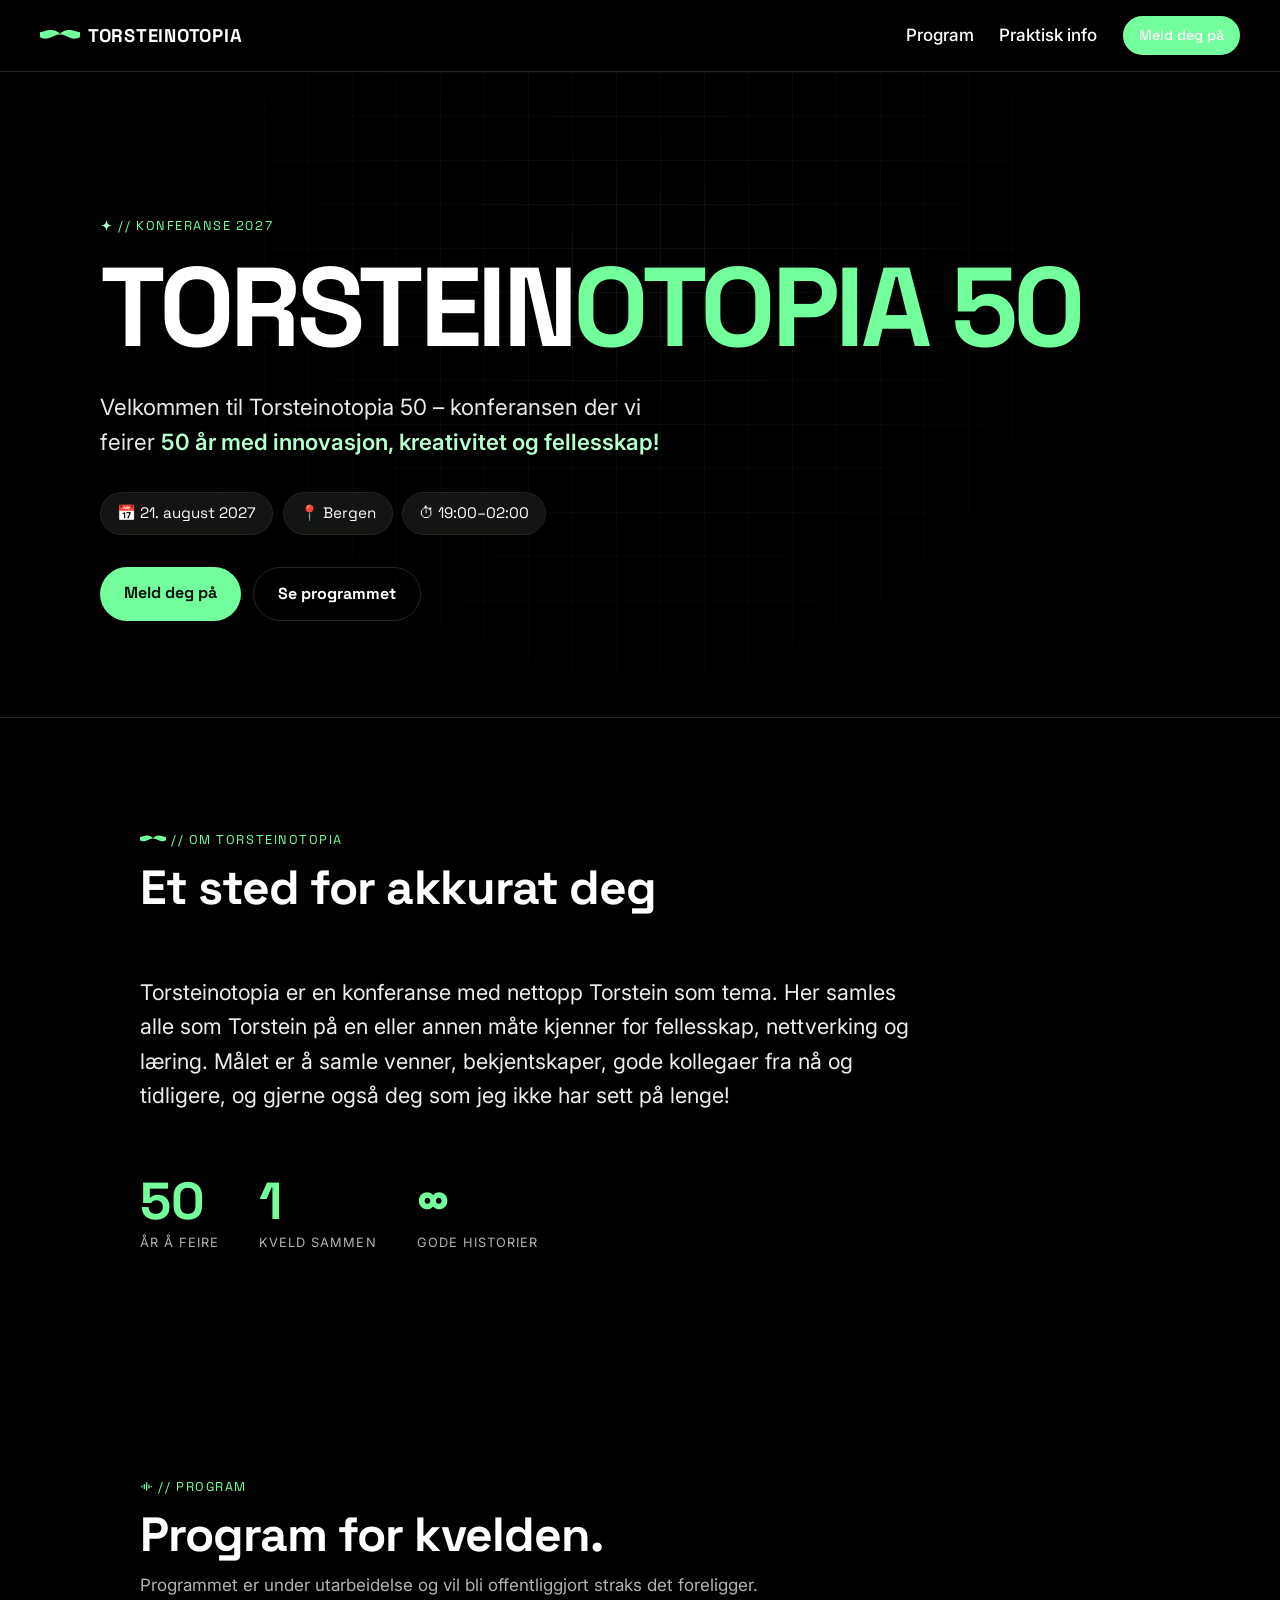
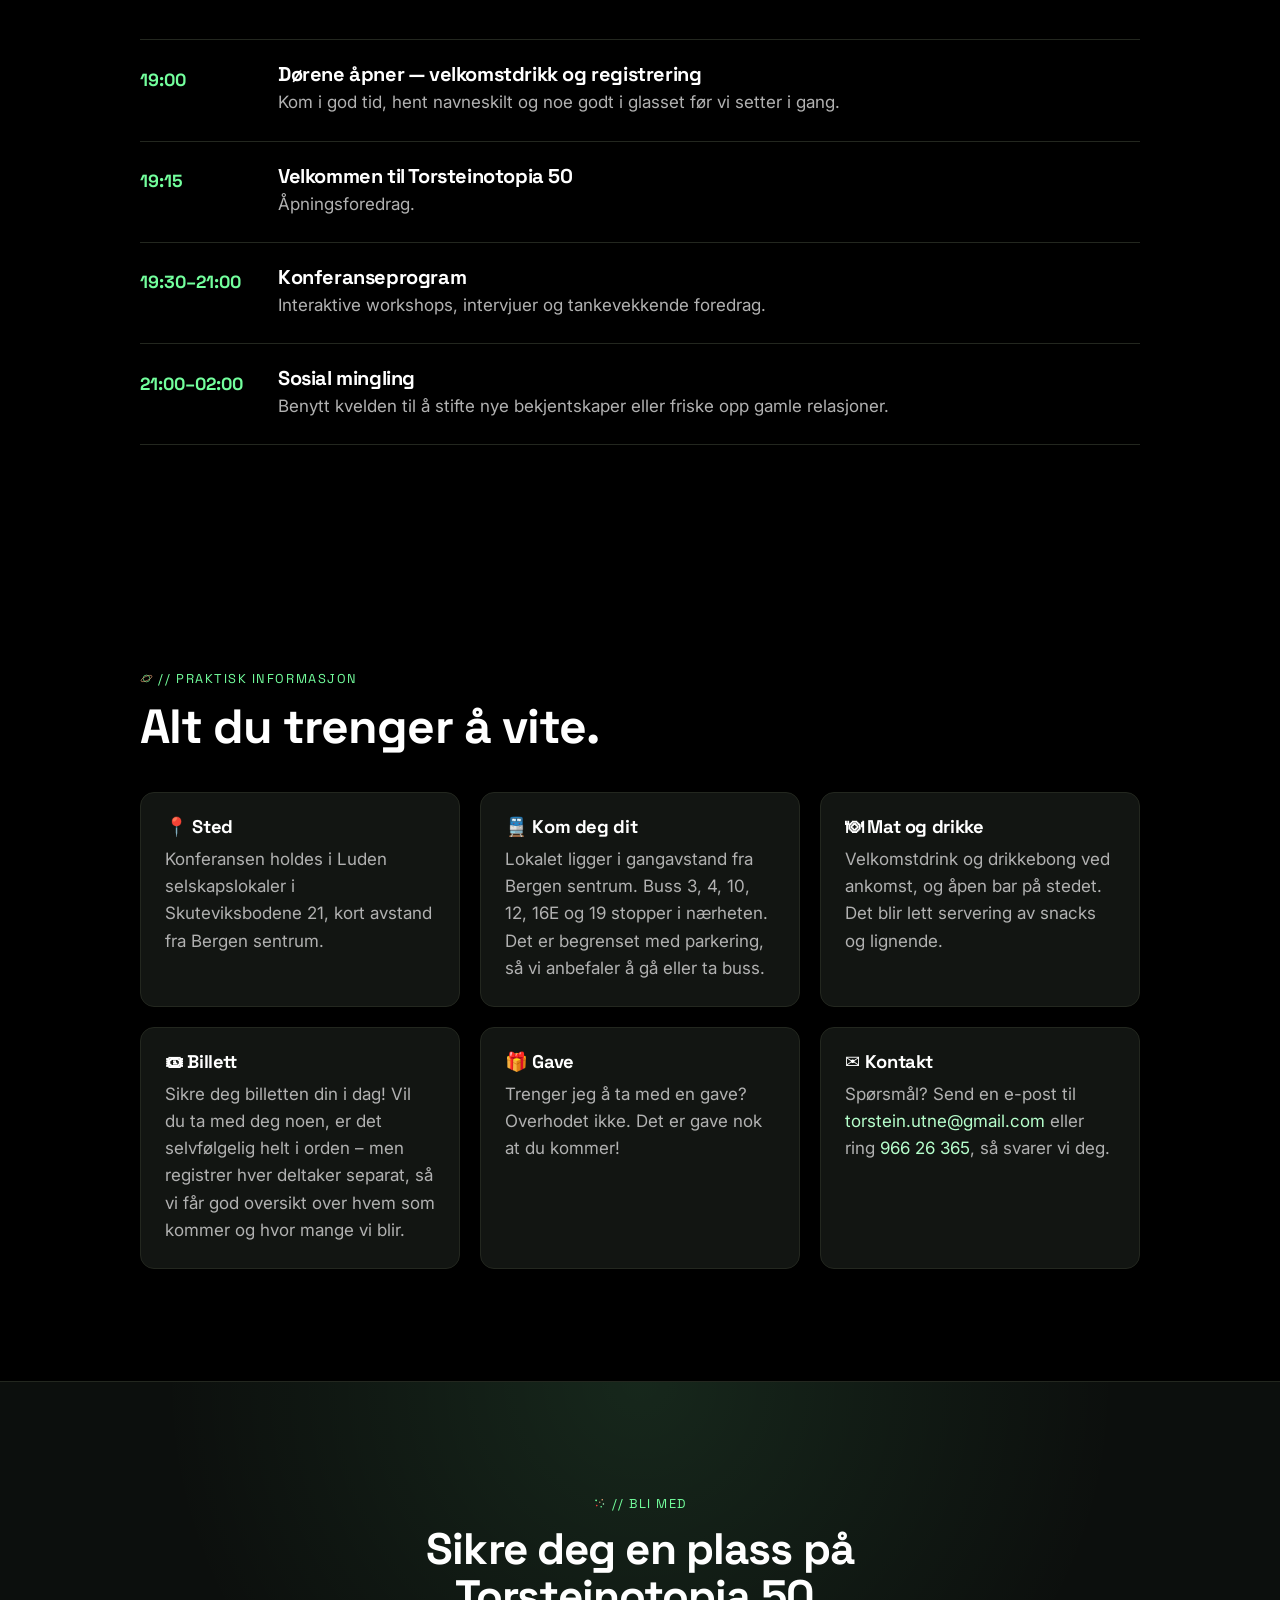
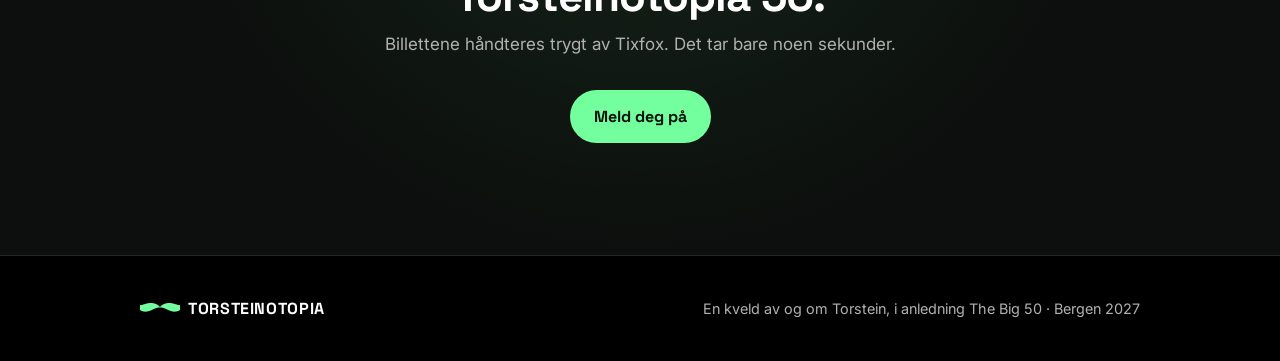
<file: index.html>
<!doctype html>
<html lang="nb">
<head>
  <meta charset="utf-8" />
  <meta name="viewport" content="width=device-width, initial-scale=1" />
  <title>Torsteinotopia 50 — en kveld av og om Torstein</title>
  <meta name="description" content="Torsteinotopia 50 – kvelden der vi feirer 50 år med innovasjon, kreativitet og fellesskap. Bli med på feiringen i Bergen 21. august 2027." />
  <link rel="icon" type="image/png" sizes="32x32" href="favicon-32.png?v=2" />
  <link rel="icon" type="image/png" sizes="16x16" href="favicon-16.png?v=2" />
  <link rel="apple-touch-icon" href="apple-touch-icon.png?v=2" />
  <link rel="preconnect" href="https://fonts.googleapis.com" />
  <link rel="preconnect" href="https://fonts.gstatic.com" crossorigin />
  <link href="https://fonts.googleapis.com/css2?family=Space+Grotesk:wght@400;500;700&family=Inter:wght@400;500;600&display=swap" rel="stylesheet" />
  <link rel="stylesheet" href="styles.css?v=4" />
</head>
<body>
  <!-- Topplinje / navigasjon -->
  <header class="topbar">
    <a class="logo" href="#forside"><img class="logo__mark" src="assets/motif-mustache.svg" alt="" />TORSTEINOTOPIA</a>
    <nav class="nav">
      <a href="#program">Program</a>
      <a href="#praktisk">Praktisk info</a>
      <a class="btn btn--small" href="pamelding.html">Meld deg på</a>
    </nav>
  </header>

  <main>
    <!-- Forside / hero -->
    <section id="forside" class="hero">
      <div class="hero__grid" aria-hidden="true"></div>
      <div class="hero__inner">
        <p class="eyebrow"><img class="eyebrow__i" src="assets/motif-sparkle.svg" alt="" />// Konferanse 2027</p>
        <h1 class="hero__title">TORSTEIN<span class="accent">OTOPIA&nbsp;50</span></h1>
        <p class="hero__tagline">
          Velkommen til Torsteinotopia 50 – konferansen der vi feirer
          <strong>50 år med innovasjon, kreativitet og fellesskap!</strong>
        </p>
        <div class="hero__meta">
          <span class="chip">📅 21. august 2027</span>
          <span class="chip">📍 Bergen</span>
          <span class="chip">⏱ 19:00–02:00</span>
        </div>
        <div class="hero__cta">
          <a class="btn" href="pamelding.html">Meld deg på</a>
          <a class="btn btn--ghost" href="#program">Se programmet</a>
        </div>
      </div>
    </section>

    <!-- Om konferansen -->
    <section id="om" class="section">
      <div class="section__head">
        <p class="eyebrow"><img class="eyebrow__i" src="assets/motif-mustache.svg" alt="" />// Om Torsteinotopia</p>
        <h2>Et sted for akkurat deg</h2>
      </div>
      <div class="about">
        <p>
          Torsteinotopia er en konferanse med nettopp Torstein som tema. Her samles alle som
          Torstein på en eller annen måte kjenner for fellesskap, nettverking og læring. Målet
          er å samle venner, bekjentskaper, gode kollegaer fra nå og tidligere, og gjerne også
          deg som jeg ikke har sett på lenge!
        </p>
        <div class="stats">
          <div class="stat"><span class="stat__num">50</span><span class="stat__label">år å feire</span></div>
          <div class="stat"><span class="stat__num">1</span><span class="stat__label">kveld sammen</span></div>
          <div class="stat"><span class="stat__num">∞</span><span class="stat__label">gode historier</span></div>
        </div>
      </div>
    </section>

    <!-- Program -->
    <section id="program" class="section">
      <div class="section__head">
        <p class="eyebrow"><img class="eyebrow__i" src="assets/motif-soundwave.svg" alt="" />// Program</p>
        <h2>Program for kvelden.</h2>
        <p class="section__sub">Programmet er under utarbeidelse og vil bli offentliggjort straks det foreligger.</p>
      </div>

      <ol class="program">
        <li class="prog">
          <span class="prog__time">19:00</span>
          <div class="prog__body">
            <h3>Dørene åpner — velkomstdrikk og registrering</h3>
            <p>Kom i god tid, hent navneskilt og noe godt i glasset før vi setter i gang.</p>
          </div>
        </li>
        <li class="prog">
          <span class="prog__time">19:15</span>
          <div class="prog__body">
            <h3>Velkommen til Torsteinotopia 50</h3>
            <p>Åpningsforedrag.</p>
          </div>
        </li>
        <li class="prog">
          <span class="prog__time">19:30–21:00</span>
          <div class="prog__body">
            <h3>Konferanseprogram</h3>
            <p>Interaktive workshops, intervjuer og tankevekkende foredrag.</p>
          </div>
        </li>
        <li class="prog">
          <span class="prog__time">21:00–02:00</span>
          <div class="prog__body">
            <h3>Sosial mingling</h3>
            <p>Benytt kvelden til å stifte nye bekjentskaper eller friske opp gamle relasjoner.</p>
          </div>
        </li>
      </ol>
    </section>

    <!-- Praktisk info -->
    <section id="praktisk" class="section">
      <div class="section__head">
        <p class="eyebrow"><img class="eyebrow__i" src="assets/motif-planet.svg" alt="" />// Praktisk informasjon</p>
        <h2>Alt du trenger å vite.</h2>
      </div>

      <div class="cards">
        <article class="card">
          <h3>📍 Sted</h3>
          <p>Konferansen holdes i Luden selskapslokaler i Skuteviksbodene 21, kort avstand fra Bergen sentrum.</p>
        </article>
        <article class="card">
          <h3>🚆 Kom deg dit</h3>
          <p>Lokalet ligger i gangavstand fra Bergen sentrum. Buss 3, 4, 10, 12, 16E og 19 stopper i nærheten. Det er begrenset med parkering, så vi anbefaler å gå eller ta buss.</p>
        </article>
        <article class="card">
          <h3>🍽 Mat og drikke</h3>
          <p>Velkomstdrink og drikkebong ved ankomst, og åpen bar på stedet. Det blir lett servering av snacks og lignende.</p>
        </article>
        <article class="card">
          <h3>🎟 Billett</h3>
          <p>Sikre deg billetten din i dag! Vil du ta med deg noen, er det selvfølgelig helt i orden – men registrer hver deltaker separat, så vi får god oversikt over hvem som kommer og hvor mange vi blir.</p>
        </article>
        <article class="card">
          <h3>🎁 Gave</h3>
          <p>Trenger jeg å ta med en gave? Overhodet ikke. Det er gave nok at du kommer!</p>
        </article>
        <article class="card">
          <h3>✉️ Kontakt</h3>
          <p>Spørsmål? Send en e-post til <a href="mailto:torstein.utne@gmail.com">torstein.utne@gmail.com</a> eller ring <a href="tel:+4796626365">966 26 365</a>, så svarer vi deg.</p>
        </article>
      </div>
    </section>

    <!-- Påmelding -->
    <section id="pamelding" class="section signup">
      <div class="signup__inner">
        <p class="eyebrow"><img class="eyebrow__i" src="assets/motif-confetti.svg" alt="" />// Bli med</p>
        <h2>Sikre deg en plass på Torsteinotopia 50.</h2>
        <p class="section__sub">Billettene håndteres trygt av Tixfox. Det tar bare noen sekunder.</p>
        <div class="signup__cta">
          <a class="btn" href="pamelding.html">Meld deg på</a>
        </div>
      </div>
    </section>
  </main>

  <footer class="footer">
    <span class="logo logo--small"><img class="logo__mark" src="assets/motif-mustache.svg" alt="" />TORSTEINOTOPIA</span>
    <p>En kveld av og om Torstein, i anledning The Big 50 · Bergen 2027</p>
  </footer>
</body>
</html>
</file>
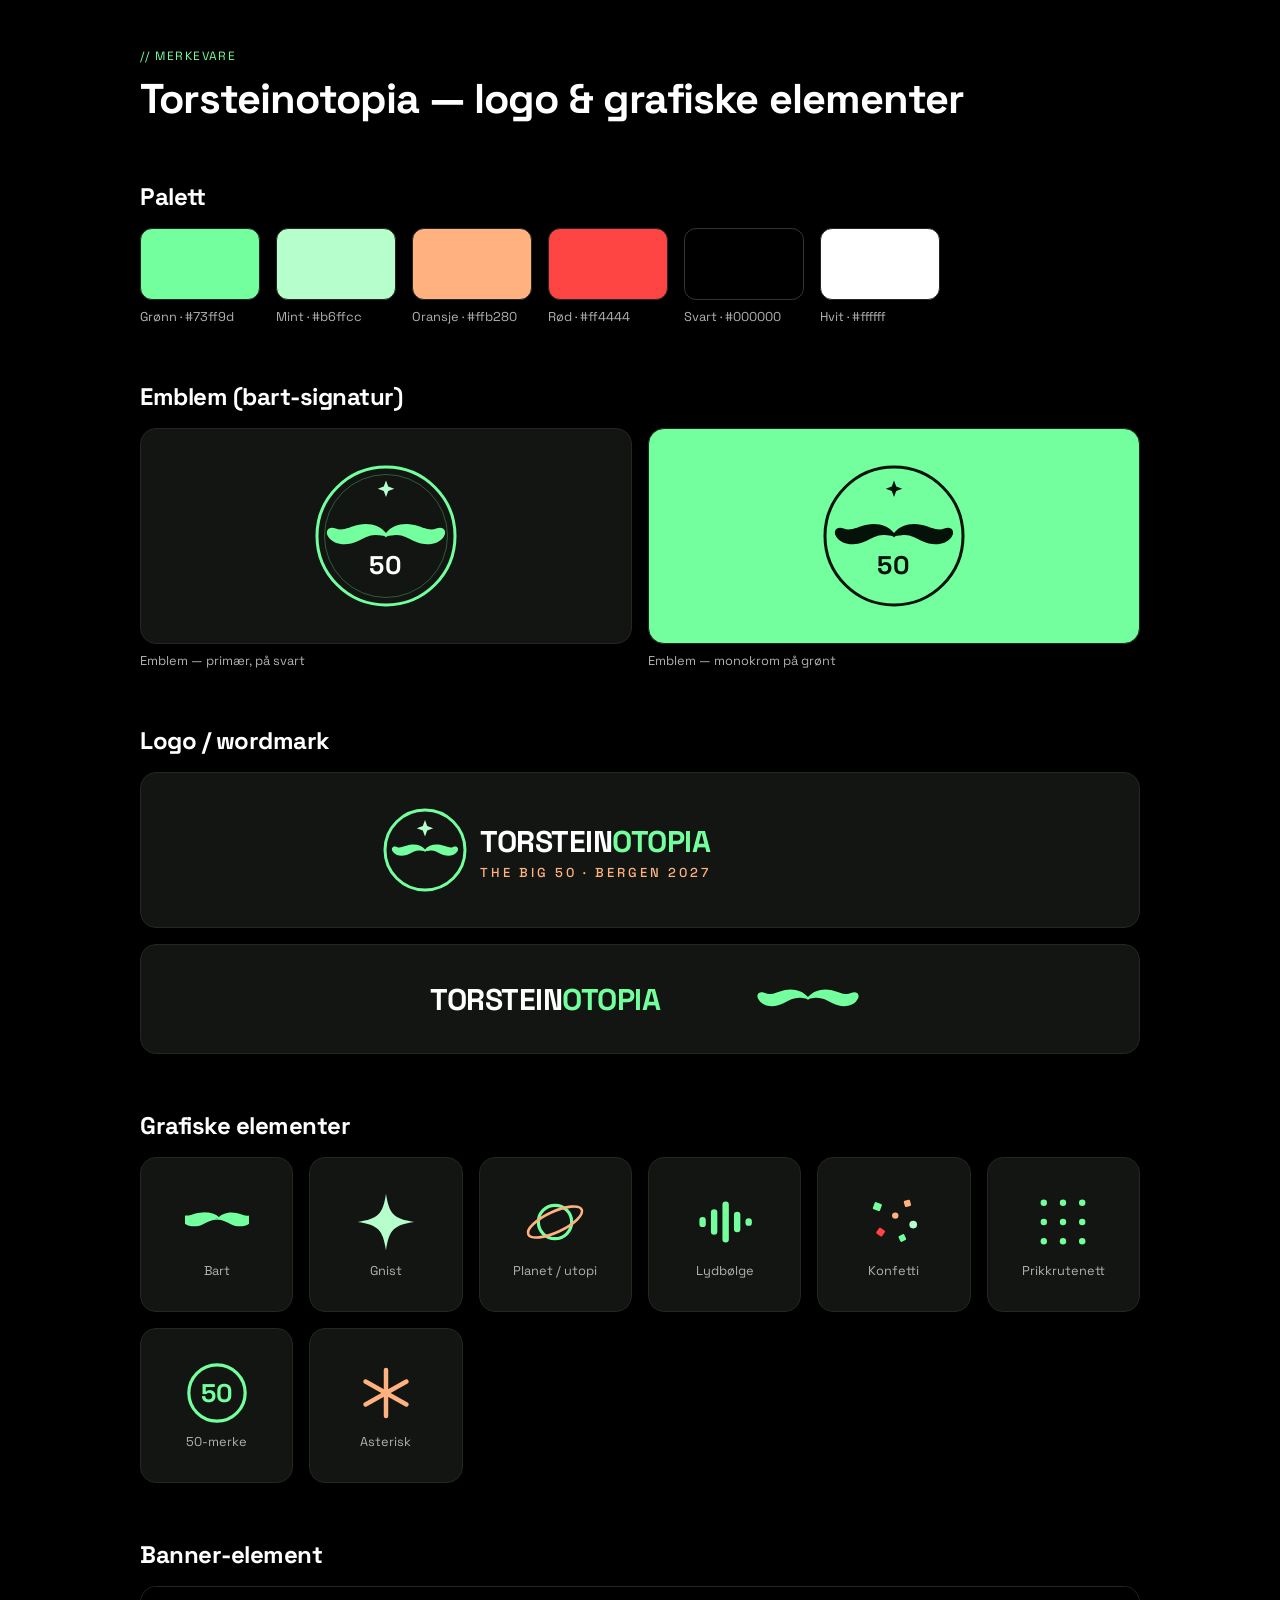
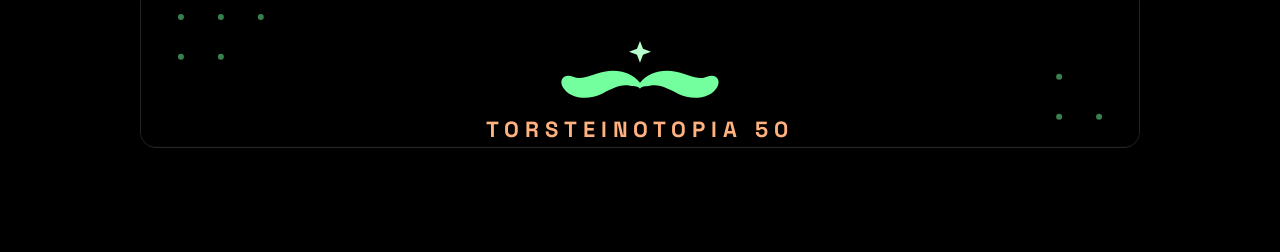
<file: brand.html>
<!doctype html>
<html lang="nb">
<head>
<meta charset="utf-8" />
<meta name="viewport" content="width=device-width, initial-scale=1" />
<title>Torsteinotopia — merkevare</title>
<link href="https://fonts.googleapis.com/css2?family=Space+Grotesk:wght@500;700&family=Inter:wght@400;500&display=swap" rel="stylesheet" />
<style>
  :root{ --bg:#000; --green:#73ff9d; --mint:#b6ffcc; --orange:#ffb280; --red:#ff4444; --muted:#b1b1b1; --surface:#121512; --border:#23271f; }
  *{box-sizing:border-box}
  body{margin:0;background:var(--bg);color:#fff;font-family:Inter,system-ui,sans-serif;padding:clamp(1rem,4vw,3rem)}
  h1,h2,h3{font-family:"Space Grotesk",sans-serif;letter-spacing:-.02em;margin:0}
  .eyebrow{font-family:"Space Grotesk";color:var(--green);text-transform:uppercase;letter-spacing:.12em;font-size:.75rem;margin:0 0 .5rem}
  section{max-width:1000px;margin:0 auto 3.5rem}
  .grid{display:grid;gap:1rem}
  .panel{background:var(--surface);border:1px solid var(--border);border-radius:16px;padding:clamp(1.25rem,3vw,2rem);display:flex;align-items:center;justify-content:center;min-height:160px}
  .label{color:var(--muted);font-size:.8rem;margin-top:.5rem;font-family:"Space Grotesk"}
  .swatches{display:flex;flex-wrap:wrap;gap:1rem}
  .sw{width:120px}
  .chip{height:72px;border-radius:12px;border:1px solid var(--border)}
  .icons{display:grid;grid-template-columns:repeat(auto-fill,minmax(130px,1fr));gap:1rem}
  .icons .panel{flex-direction:column;min-height:150px}
  .icons svg{width:64px;height:64px}
</style>
</head>
<body>

<section>
  <p class="eyebrow">// Merkevare</p>
  <h1 style="font-size:clamp(1.8rem,5vw,2.6rem)">Torsteinotopia — logo &amp; grafiske elementer</h1>
</section>

<!-- PALETTE -->
<section>
  <h2 style="margin-bottom:1rem">Palett</h2>
  <div class="swatches">
    <div class="sw"><div class="chip" style="background:#73ff9d"></div><div class="label">Grønn · #73ff9d</div></div>
    <div class="sw"><div class="chip" style="background:#b6ffcc"></div><div class="label">Mint · #b6ffcc</div></div>
    <div class="sw"><div class="chip" style="background:#ffb280"></div><div class="label">Oransje · #ffb280</div></div>
    <div class="sw"><div class="chip" style="background:#ff4444"></div><div class="label">Rød · #ff4444</div></div>
    <div class="sw"><div class="chip" style="background:#000;border-color:#333"></div><div class="label">Svart · #000000</div></div>
    <div class="sw"><div class="chip" style="background:#fff"></div><div class="label">Hvit · #ffffff</div></div>
  </div>
</section>

<!-- PRIMARY EMBLEM -->
<section>
  <h2 style="margin-bottom:1rem">Emblem (bart-signatur)</h2>
  <div class="grid" style="grid-template-columns:repeat(auto-fit,minmax(220px,1fr))">
    <div>
      <div class="panel">
        <!-- Emblem: grønn ring, bart, 50 -->
        <svg viewBox="0 0 200 200" width="150" height="150" xmlns="http://www.w3.org/2000/svg" role="img" aria-label="Torsteinotopia emblem">
          <circle cx="100" cy="100" r="92" fill="none" stroke="#73ff9d" stroke-width="4"/>
          <circle cx="100" cy="100" r="82" fill="none" stroke="#73ff9d" stroke-width="1" opacity=".4"/>
          <!-- sparkles -->
          <path d="M100 26 l3 8 8 3 -8 3 -3 8 -3 -8 -8 -3 8 -3 Z" fill="#b6ffcc"/>
          <!-- mustache -->
          <g fill="#73ff9d">
            <path d="M100 96
              C 92 86, 78 82, 64 85
              C 52 87.5, 42 94, 33 90
              C 24 86, 18 93, 23 101
              C 30 112, 48 114, 62 107
              C 72 102, 80 97, 90 99
              C 95 100, 98 99, 100 102
              C 102 99, 105 100, 110 99
              C 120 97, 128 102, 138 107
              C 152 114, 170 112, 177 101
              C 182 93, 176 86, 167 90
              C 158 94, 148 87.5, 136 85
              C 122 82, 108 86, 100 96 Z"/>
          </g>
          <text x="100" y="150" text-anchor="middle" font-family="Space Grotesk, sans-serif" font-weight="700" font-size="34" fill="#fff" letter-spacing="2">50</text>
        </svg>
      </div>
      <div class="label">Emblem — primær, på svart</div>
    </div>
    <div>
      <div class="panel" style="background:#73ff9d">
        <svg viewBox="0 0 200 200" width="150" height="150" xmlns="http://www.w3.org/2000/svg">
          <circle cx="100" cy="100" r="92" fill="none" stroke="#04120a" stroke-width="4"/>
          <path d="M100 26 l3 8 8 3 -8 3 -3 8 -3 -8 -8 -3 8 -3 Z" fill="#04120a"/>
          <g fill="#04120a">
            <path d="M100 96 C 92 86, 78 82, 64 85 C 52 87.5, 42 94, 33 90 C 24 86, 18 93, 23 101 C 30 112, 48 114, 62 107 C 72 102, 80 97, 90 99 C 95 100, 98 99, 100 102 C 102 99, 105 100, 110 99 C 120 97, 128 102, 138 107 C 152 114, 170 112, 177 101 C 182 93, 176 86, 167 90 C 158 94, 148 87.5, 136 85 C 122 82, 108 86, 100 96 Z"/>
          </g>
          <text x="100" y="150" text-anchor="middle" font-family="Space Grotesk, sans-serif" font-weight="700" font-size="34" fill="#04120a" letter-spacing="2">50</text>
        </svg>
      </div>
      <div class="label">Emblem — monokrom på grønt</div>
    </div>
  </div>
</section>

<!-- WORDMARK -->
<section>
  <h2 style="margin-bottom:1rem">Logo / wordmark</h2>
  <div class="grid" style="grid-template-columns:1fr">
    <div class="panel" style="justify-content:flex-start;min-height:120px">
      <svg viewBox="0 0 520 90" width="100%" height="90" xmlns="http://www.w3.org/2000/svg" role="img" aria-label="Torsteinotopia 50">
        <g transform="translate(45,45)">
          <circle cx="0" cy="0" r="40" fill="none" stroke="#73ff9d" stroke-width="3"/>
          <g fill="#73ff9d" transform="translate(0,2) scale(.42)">
            <path d="M0 -6 C -8 -16, -22 -20, -36 -17 C -48 -14.5, -58 -8, -67 -12 C -76 -16, -82 -9, -77 -1 C -70 10, -52 12, -38 5 C -28 0, -20 -5, -10 -3 C -5 -2, -2 -3, 0 0 C 2 -3, 5 -2, 10 -3 C 20 -5, 28 0, 38 5 C 52 12, 70 10, 77 -1 C 82 -9, 76 -16, 67 -12 C 58 -8, 48 -14.5, 36 -17 C 22 -20, 8 -16, 0 -6 Z"/>
          </g>
          <path d="M0 -30 l2.2 6 6 2.2 -6 2.2 -2.2 6 -2.2 -6 -6 -2.2 6 -2.2 Z" fill="#b6ffcc"/>
        </g>
        <text x="100" y="47" font-family="Space Grotesk, sans-serif" font-weight="700" font-size="30" letter-spacing="-.5" fill="#fff">TORSTEIN<tspan fill="#73ff9d">OTOPIA</tspan></text>
        <text x="100" y="72" font-family="Space Grotesk, sans-serif" font-weight="500" font-size="13" letter-spacing="3" fill="#ffb280">THE BIG 50 · BERGEN 2027</text>
      </svg>
    </div>
    <div class="panel" style="min-height:90px">
      <svg viewBox="0 0 420 44" width="100%" height="44" xmlns="http://www.w3.org/2000/svg" role="img" aria-label="Torsteinotopia 50 horisontal">
        <text x="0" y="33" font-family="Space Grotesk, sans-serif" font-weight="700" font-size="30" letter-spacing="-.5" fill="#fff">TORSTEIN<tspan fill="#73ff9d">OTOPIA</tspan></text>
        <g transform="translate(355,10)" fill="#73ff9d">
          <path d="M0 10 C -5 4, -14 1, -23 3 C -31 5, -37 9, -43 6 C -49 3.5, -53 8, -49 13 C -45 20, -33 21, -24 16 C -18 13, -13 10, -6 11 C -3 11.5, -1 11, 0 13 C 1 11, 3 11.5, 6 11 C 13 10, 18 13, 24 16 C 33 21, 45 20, 49 13 C 53 8, 49 3.5, 43 6 C 37 9, 31 5, 23 3 C 14 1, 5 4, 0 10 Z" transform="translate(23,0)"/>
        </g>
      </svg>
    </div>
  </div>
</section>

<!-- ICON / MOTIF SET -->
<section>
  <h2 style="margin-bottom:1rem">Grafiske elementer</h2>
  <div class="icons">
    <div class="panel">
      <!-- mustache -->
      <svg viewBox="0 0 120 60" xmlns="http://www.w3.org/2000/svg"><g fill="#73ff9d"><path d="M60 24 C 52 14, 38 10, 24 13 C 12 15.5, 2 22, -7 18" transform="translate(7,0)"/><path d="M60 24 C 52 14, 38 10, 24 13 C 14 15, 6 20, 0 18 C -6 16, -10 22, -5 28 C 2 39, 20 41, 34 34 C 44 29, 52 24, 60 26 C 68 24, 76 29, 86 34 C 100 41, 118 39, 125 28 C 130 22, 126 16, 120 18 C 114 20, 106 15, 96 13 C 82 10, 68 14, 60 24 Z"/></g></svg>
      <div class="label">Bart</div>
    </div>
    <div class="panel">
      <!-- sparkle -->
      <svg viewBox="0 0 100 100" xmlns="http://www.w3.org/2000/svg"><path d="M50 6 C 55 38, 62 45, 94 50 C 62 55, 55 62, 50 94 C 45 62, 38 55, 6 50 C 38 45, 45 38, 50 6 Z" fill="#b6ffcc"/></svg>
      <div class="label">Gnist</div>
    </div>
    <div class="panel">
      <!-- planet / orbit (utopia) -->
      <svg viewBox="0 0 100 100" xmlns="http://www.w3.org/2000/svg"><circle cx="50" cy="50" r="26" fill="none" stroke="#73ff9d" stroke-width="5"/><ellipse cx="50" cy="50" rx="46" ry="16" fill="none" stroke="#ffb280" stroke-width="4" transform="rotate(-25 50 50)"/></svg>
      <div class="label">Planet / utopi</div>
    </div>
    <div class="panel">
      <!-- soundwave -->
      <svg viewBox="0 0 100 100" xmlns="http://www.w3.org/2000/svg"><g fill="#73ff9d"><rect x="10" y="42" width="10" height="16" rx="5"/><rect x="28" y="30" width="10" height="40" rx="5"/><rect x="46" y="18" width="10" height="64" rx="5"/><rect x="64" y="34" width="10" height="32" rx="5"/><rect x="82" y="44" width="10" height="12" rx="5"/></g></svg>
      <div class="label">Lydbølge</div>
    </div>
    <div class="panel">
      <!-- confetti -->
      <svg viewBox="0 0 100 100" xmlns="http://www.w3.org/2000/svg"><g><rect x="18" y="20" width="12" height="12" rx="2" fill="#73ff9d" transform="rotate(20 24 26)"/><rect x="66" y="16" width="10" height="10" rx="2" fill="#ffb280" transform="rotate(-15 71 21)"/><circle cx="80" cy="54" r="6" fill="#b6ffcc"/><rect x="24" y="60" width="11" height="11" rx="2" fill="#ff4444" transform="rotate(35 29 65)"/><circle cx="52" cy="40" r="5" fill="#ffb280"/><rect x="58" y="70" width="10" height="10" rx="2" fill="#73ff9d" transform="rotate(-25 63 75)"/></g></svg>
      <div class="label">Konfetti</div>
    </div>
    <div class="panel">
      <!-- dot grid -->
      <svg viewBox="0 0 100 100" xmlns="http://www.w3.org/2000/svg"><g fill="#73ff9d">
        <circle cx="20" cy="20" r="5"/><circle cx="50" cy="20" r="5"/><circle cx="80" cy="20" r="5"/>
        <circle cx="20" cy="50" r="5"/><circle cx="50" cy="50" r="5"/><circle cx="80" cy="50" r="5"/>
        <circle cx="20" cy="80" r="5"/><circle cx="50" cy="80" r="5"/><circle cx="80" cy="80" r="5"/>
      </g></svg>
      <div class="label">Prikkrutenett</div>
    </div>
    <div class="panel">
      <!-- 50 badge -->
      <svg viewBox="0 0 100 100" xmlns="http://www.w3.org/2000/svg"><circle cx="50" cy="50" r="44" fill="none" stroke="#73ff9d" stroke-width="5"/><text x="50" y="64" text-anchor="middle" font-family="Space Grotesk, sans-serif" font-weight="700" font-size="40" fill="#73ff9d">50</text></svg>
      <div class="label">50-merke</div>
    </div>
    <div class="panel">
      <!-- star burst / asterisk -->
      <svg viewBox="0 0 100 100" xmlns="http://www.w3.org/2000/svg"><g stroke="#ffb280" stroke-width="7" stroke-linecap="round"><line x1="50" y1="14" x2="50" y2="86"/><line x1="18" y1="32" x2="82" y2="68"/><line x1="82" y1="32" x2="18" y2="68"/></g></svg>
      <div class="label">Asterisk</div>
    </div>
  </div>
</section>

<!-- BANNER ELEMENT -->
<section>
  <h2 style="margin-bottom:1rem">Banner-element</h2>
  <div class="panel" style="padding:0;overflow:hidden">
    <svg viewBox="0 0 1000 160" width="100%" xmlns="http://www.w3.org/2000/svg">
      <rect width="1000" height="160" fill="#000"/>
      <g opacity=".5" fill="#73ff9d">
        <circle cx="40" cy="30" r="3"/><circle cx="80" cy="30" r="3"/><circle cx="120" cy="30" r="3"/><circle cx="40" cy="70" r="3"/><circle cx="80" cy="70" r="3"/>
        <circle cx="920" cy="130" r="3"/><circle cx="960" cy="130" r="3"/><circle cx="920" cy="90" r="3"/>
      </g>
      <path d="M500 54 l3 8 8 3 -8 3 -3 8 -3 -8 -8 -3 8 -3 Z" fill="#b6ffcc"/>
      <g fill="#73ff9d" transform="translate(500,96)"><path d="M0 0 C -8 -10, -22 -14, -36 -11 C -48 -8.5, -58 -2, -67 -6 C -76 -10, -82 -3, -77 5 C -70 16, -52 18, -38 11 C -28 6, -20 1, -10 3 C -5 4, -2 3, 0 6 C 2 3, 5 4, 10 3 C 20 1, 28 6, 38 11 C 52 18, 70 16, 77 5 C 82 -3, 76 -10, 67 -6 C 58 -2, 48 -8.5, 36 -11 C 22 -14, 8 -10, 0 0 Z"/></g>
      <text x="500" y="150" text-anchor="middle" font-family="Space Grotesk, sans-serif" font-weight="700" font-size="22" letter-spacing="6" fill="#ffb280">TORSTEINOTOPIA 50</text>
    </svg>
  </div>
</section>

</body>
</html>
</file>
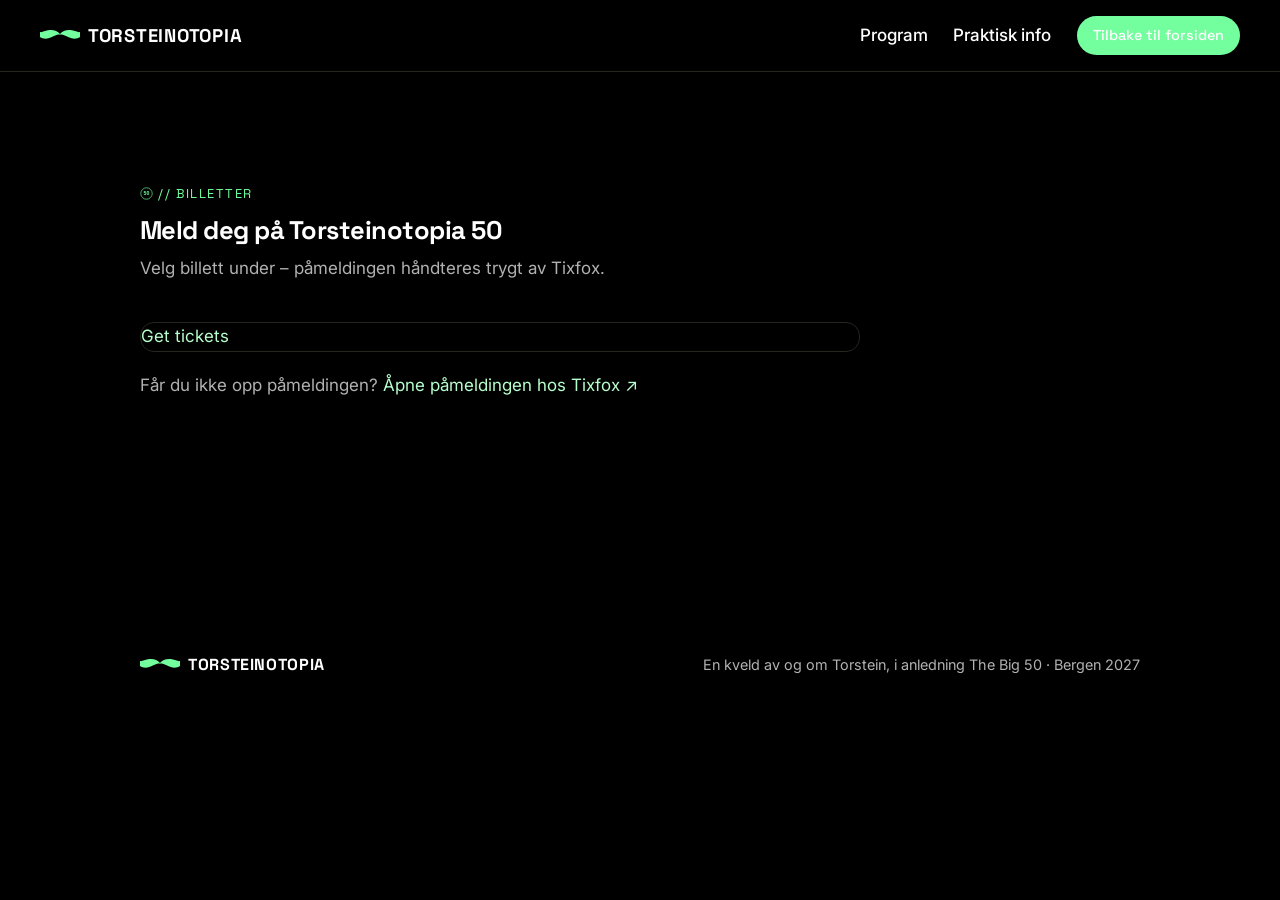
<file: pamelding.html>
<!doctype html>
<html lang="nb">
<head>
  <meta charset="utf-8" />
  <meta name="viewport" content="width=device-width, initial-scale=1" />
  <title>Meld deg på — Torsteinotopia 50</title>
  <meta name="description" content="Meld deg på Torsteinotopia 50 – en kveld av og om Torstein, i anledning The Big 50. Billetter via Tixfox." />
  <link rel="icon" type="image/png" sizes="32x32" href="favicon-32.png?v=2" />
  <link rel="icon" type="image/png" sizes="16x16" href="favicon-16.png?v=2" />
  <link rel="apple-touch-icon" href="apple-touch-icon.png?v=2" />
  <link rel="preconnect" href="https://fonts.googleapis.com" />
  <link rel="preconnect" href="https://fonts.gstatic.com" crossorigin />
  <link href="https://fonts.googleapis.com/css2?family=Space+Grotesk:wght@400;500;700&family=Inter:wght@400;500;600&display=swap" rel="stylesheet" />
  <link rel="stylesheet" href="styles.css?v=4" />
</head>
<body>
  <header class="topbar">
    <a class="logo" href="index.html"><img class="logo__mark" src="assets/motif-mustache.svg" alt="" />TORSTEINOTOPIA</a>
    <nav class="nav">
      <a href="index.html#program">Program</a>
      <a href="index.html#praktisk">Praktisk info</a>
      <a class="btn btn--small" href="index.html">Tilbake til forsiden</a>
    </nav>
  </header>

  <main>
    <section class="section tickets">
      <div class="section__head">
        <p class="eyebrow"><img class="eyebrow__i" src="assets/motif-50.svg" alt="" />// Billetter</p>
        <h1>Meld deg på Torsteinotopia 50</h1>
        <p class="section__sub">Velg billett under – påmeldingen håndteres trygt av Tixfox.</p>
      </div>

      <div class="ticketbox">
        <div data-tixfox="widget" data-tixfox-event="BPu2OUDePK" data-tixfox-height="580"><a href="https://tixfox.co/e/BPu2OUDePK">Get tickets</a></div>
      </div>

      <p class="tickets__fallback">
        Får du ikke opp påmeldingen?
        <a href="https://tixfox.co/e/BPu2OUDePK" target="_blank" rel="noopener">
          Åpne påmeldingen hos Tixfox ↗
        </a>
      </p>
    </section>
  </main>

  <footer class="footer">
    <span class="logo logo--small"><img class="logo__mark" src="assets/motif-mustache.svg" alt="" />TORSTEINOTOPIA</span>
    <p>En kveld av og om Torstein, i anledning The Big 50 · Bergen 2027</p>
  </footer>

  <!-- Tixfox påmeldings-widget -->
  <script src="https://tixfox.co/embed.js?v=1.0" async></script>
</body>
</html>
</file>
<file: styles.css>
/* Torsteinotopia — stilark
   Inspirert av Volum: svart bakgrunn, klargrønn aksent, techy typografi. */

:root {
  --bg: #000000;
  --bg-soft: #0c0f0d;
  --surface: #121512;
  --border: #23271f;
  --text: #ffffff;
  --muted: #b1b1b1;
  --accent: #73ff9d;        /* primær aksent – klargrønn */
  --accent-soft: #b6ffcc;   /* lys grønn */
  --orange: #ffb280;    /* sekundær */
  --red: #ff4444;
  --maxw: 1080px;
  --radius: 14px;
}

* { box-sizing: border-box; }

html { scroll-behavior: smooth; }

body {
  margin: 0;
  background: var(--bg);
  color: var(--text);
  font-family: "Inter", system-ui, sans-serif;
  font-size: 17px;
  line-height: 1.6;
  overflow-x: hidden;
  -webkit-font-smoothing: antialiased;
}

a { color: var(--accent-soft); text-decoration: none; }
a:hover { text-decoration: underline; }

h1, h2, h3 {
  font-family: "Space Grotesk", system-ui, sans-serif;
  font-weight: 700;
  letter-spacing: -0.02em;
  line-height: 1.05;
  margin: 0;
}

.accent { color: var(--accent); }

.eyebrow {
  font-family: "Space Grotesk", monospace;
  color: var(--accent);
  text-transform: uppercase;
  letter-spacing: 0.12em;
  font-size: 0.8rem;
  margin: 0 0 0.75rem;
}

/* ---------- Knapper ---------- */
.btn {
  display: inline-block;
  background: var(--accent);
  color: #04120a;
  font-family: "Space Grotesk", sans-serif;
  font-weight: 700;
  padding: 0.85rem 1.5rem;
  border-radius: 999px;
  border: none;
  cursor: pointer;
  font-size: 1rem;
  transition: transform 0.15s ease, box-shadow 0.15s ease;
}
.btn:hover {
  text-decoration: none;
  transform: translateY(-2px);
  box-shadow: 0 8px 24px rgba(115, 255, 157, 0.25);
}
.btn--ghost {
  background: transparent;
  color: var(--text);
  border: 1px solid var(--border);
}
.btn--ghost:hover { border-color: var(--accent); box-shadow: none; }
.btn--small { padding: 0.5rem 1rem; font-size: 0.9rem; }

/* ---------- Topplinje ---------- */
.topbar {
  position: sticky;
  top: 0;
  z-index: 50;
  display: flex;
  align-items: center;
  justify-content: space-between;
  padding: 1rem clamp(1rem, 4vw, 2.5rem);
  background: rgba(0, 0, 0, 0.75);
  backdrop-filter: blur(10px);
  border-bottom: 1px solid var(--border);
}
.logo {
  font-family: "Space Grotesk", sans-serif;
  font-weight: 700;
  letter-spacing: 0.04em;
  font-size: 1.15rem;
  color: var(--text);
  display: inline-flex;
  align-items: center;
  gap: 0.5rem;
}
.logo__mark { height: 20px; width: auto; display: block; }
.eyebrow__i { height: 1em; width: auto; vertical-align: -0.15em; margin-right: 0.35rem; }
.logo:hover { text-decoration: none; color: var(--accent); }
.logo--small { font-size: 1rem; }
.nav { display: flex; align-items: center; gap: clamp(0.75rem, 2vw, 1.75rem); }
.nav > a { color: var(--text); font-weight: 500; }
.nav > a:hover { color: var(--accent); text-decoration: none; }

/* ---------- Seksjoner ---------- */
.section {
  max-width: var(--maxw);
  margin: 0 auto;
  padding: clamp(3.5rem, 9vw, 7rem) clamp(1rem, 4vw, 2.5rem);
}
.section__head { margin-bottom: 2.5rem; }
.section__head h2 { font-size: clamp(1.9rem, 5vw, 3rem); }
.section__sub { color: var(--muted); margin-top: 0.75rem; }

/* ---------- Hero ---------- */
.hero {
  position: relative;
  overflow: hidden;
  padding: clamp(4rem, 12vw, 9rem) clamp(1rem, 4vw, 2.5rem) clamp(3rem, 8vw, 6rem);
  border-bottom: 1px solid var(--border);
}
.hero__grid {
  position: absolute;
  inset: 0;
  background-image:
    linear-gradient(rgba(115, 255, 157, 0.07) 1px, transparent 1px),
    linear-gradient(90deg, rgba(115, 255, 157, 0.07) 1px, transparent 1px);
  background-size: 44px 44px;
  mask-image: radial-gradient(circle at 50% 30%, #000 0%, transparent 70%);
  -webkit-mask-image: radial-gradient(circle at 50% 30%, #000 0%, transparent 70%);
}
.hero__inner { position: relative; max-width: var(--maxw); margin: 0 auto; }
.hero__title {
  font-size: clamp(2.3rem, 10vw, 7rem);
  letter-spacing: -0.04em;
  margin: 0.25rem 0 1.25rem;
}
.hero__tagline {
  max-width: 42ch;
  font-size: clamp(1.05rem, 2.5vw, 1.4rem);
  color: #e8e8e8;
}
.hero__tagline strong { color: var(--accent-soft); font-weight: 600; }
.hero__meta { display: flex; flex-wrap: wrap; gap: 0.6rem; margin: 2rem 0; }
.chip {
  border: 1px solid var(--border);
  background: var(--surface);
  border-radius: 999px;
  padding: 0.5rem 1rem;
  font-size: 0.95rem;
  font-family: "Space Grotesk", sans-serif;
}
.hero__cta { display: flex; flex-wrap: wrap; gap: 0.75rem; }

/* ---------- Om ---------- */
.about { display: grid; gap: 2.5rem; }
.about p { font-size: clamp(1.1rem, 2.5vw, 1.35rem); max-width: 60ch; color: #ededed; }
.stats { display: flex; flex-wrap: wrap; gap: 2.5rem; }
.stat { display: flex; flex-direction: column; }
.stat__num {
  font-family: "Space Grotesk", sans-serif;
  font-weight: 700;
  font-size: clamp(2.2rem, 6vw, 3.25rem);
  color: var(--accent);
  line-height: 1;
}
.stat__label { color: var(--muted); text-transform: uppercase; letter-spacing: 0.08em; font-size: 0.8rem; margin-top: 0.4rem; }

/* ---------- Arrangement-boks (live fra Hoopla) ---------- */
.event-box {
  background: var(--surface);
  border: 1px solid var(--border);
  border-radius: var(--radius);
  padding: clamp(1.5rem, 4vw, 2.5rem);
  max-width: 640px;
}
.event-box__tag {
  display: inline-block;
  font-family: "Space Grotesk", sans-serif;
  font-weight: 700;
  font-size: 0.72rem;
  letter-spacing: 0.1em;
  text-transform: uppercase;
  color: #04120a;
  background: var(--accent);
  padding: 0.35rem 0.75rem;
  border-radius: 999px;
}
.event-box__name { font-size: clamp(1.6rem, 4vw, 2.3rem); margin: 1rem 0 1.75rem; }
.event-box__meta {
  display: grid;
  grid-template-columns: 1fr 1fr;
  gap: 1.25rem 1.5rem;
  margin: 0 0 1.5rem;
}
.event-box__meta dt {
  font-family: "Space Grotesk", sans-serif;
  text-transform: uppercase;
  letter-spacing: 0.08em;
  font-size: 0.72rem;
  color: var(--muted);
  margin-bottom: 0.25rem;
}
.event-box__meta dd { margin: 0; font-size: 1.02rem; }
.event-box__avail { color: var(--accent); font-weight: 600; }
.event-box__desc {
  color: #ededed;
  border-top: 1px solid var(--border);
  padding-top: 1.5rem;
  margin: 0 0 1.75rem;
}
@media (max-width: 480px) { .event-box__meta { grid-template-columns: 1fr; } }

/* ---------- Program ---------- */
.program { list-style: none; margin: 0; padding: 0; }
.prog {
  display: grid;
  grid-template-columns: 118px 1fr;
  gap: 1.25rem;
  padding: 1.5rem 0;
  border-top: 1px solid var(--border);
}
.prog:last-child { border-bottom: 1px solid var(--border); }
.prog__time {
  font-family: "Space Grotesk", sans-serif;
  font-weight: 700;
  color: var(--accent);
  font-size: 1.1rem;
  padding-top: 0.1rem;
}
.prog__body h3 { font-size: 1.25rem; margin-bottom: 0.25rem; }
.prog__body p { margin: 0; color: var(--muted); }
.prog__speaker { color: var(--orange) !important; font-weight: 500; }
.prog--break .prog__time { color: var(--muted); }
.prog--break .prog__body h3 { color: var(--muted); font-weight: 500; }

/* ---------- Kort / praktisk ---------- */
.cards {
  display: grid;
  grid-template-columns: repeat(auto-fill, minmax(260px, 1fr));
  gap: 1.25rem;
}
.card {
  background: var(--surface);
  border: 1px solid var(--border);
  border-radius: var(--radius);
  padding: 1.5rem;
  transition: border-color 0.15s ease, transform 0.15s ease;
}
.card:hover { border-color: var(--accent); transform: translateY(-3px); }
.card h3 { font-size: 1.15rem; margin-bottom: 0.6rem; }
.card p { margin: 0; color: var(--muted); }

/* ---------- Påmelding ---------- */
.signup {
  background:
    radial-gradient(circle at 50% 0%, rgba(115, 255, 157, 0.1), transparent 60%),
    var(--bg-soft);
  border-top: 1px solid var(--border);
  border-bottom: 1px solid var(--border);
  max-width: none;
  text-align: center;
}
.signup__inner { max-width: 640px; margin: 0 auto; }
.signup__inner h2 { font-size: clamp(1.8rem, 5vw, 2.75rem); }
.signup__form {
  display: flex;
  flex-wrap: wrap;
  gap: 0.75rem;
  justify-content: center;
  margin-top: 2rem;
}
.signup__form input {
  flex: 1 1 260px;
  background: #000;
  border: 1px solid var(--border);
  border-radius: 999px;
  padding: 0.85rem 1.25rem;
  color: var(--text);
  font-size: 1rem;
  font-family: inherit;
}
.signup__form input:focus { outline: none; border-color: var(--accent); }
.signup__cta { margin-top: 2rem; }

/* ---------- Billetter / påmelding ---------- */
.tickets { min-height: 60vh; }
.btn--block { display: block; width: 100%; text-align: center; }
.ticketbox {
  max-width: 720px;
  border: 1px solid var(--border);
  border-radius: var(--radius);
  overflow: hidden;
}
.tickets__fallback { color: var(--muted); margin-top: 1.25rem; }
.ticketcard {
  background: var(--surface);
  border: 1px solid var(--border);
  border-radius: var(--radius);
  padding: clamp(1.5rem, 4vw, 2.25rem);
  max-width: 560px;
}
.ticketcard__meta { display: flex; flex-wrap: wrap; gap: 0.6rem; margin-bottom: 1.75rem; }
.ticketcard__row {
  display: flex;
  align-items: flex-start;
  justify-content: space-between;
  gap: 1.25rem;
  padding-bottom: 1.5rem;
  margin-bottom: 1.5rem;
  border-bottom: 1px solid var(--border);
}
.ticketcard__name { font-size: 1.2rem; margin-bottom: 0.35rem; }
.ticketcard__desc { margin: 0; color: var(--muted); font-size: 0.97rem; }
.ticketcard__price {
  font-family: "Space Grotesk", sans-serif;
  font-weight: 700;
  color: var(--accent);
  font-size: 1.2rem;
  white-space: nowrap;
}
.ticketcard__note { margin: 0.9rem 0 0; color: var(--muted); font-size: 0.85rem; text-align: center; }

/* ---------- Footer ---------- */
.footer {
  max-width: var(--maxw);
  margin: 0 auto;
  padding: 2.5rem clamp(1rem, 4vw, 2.5rem);
  display: flex;
  flex-wrap: wrap;
  align-items: center;
  justify-content: space-between;
  gap: 1rem;
}
.footer p { color: var(--muted); margin: 0; font-size: 0.9rem; }

/* ---------- Mobil ---------- */
@media (max-width: 560px) {
  .nav > a:not(.btn) { display: none; }
  .prog { grid-template-columns: 96px 1fr; gap: 0.9rem; }
}
</file>
